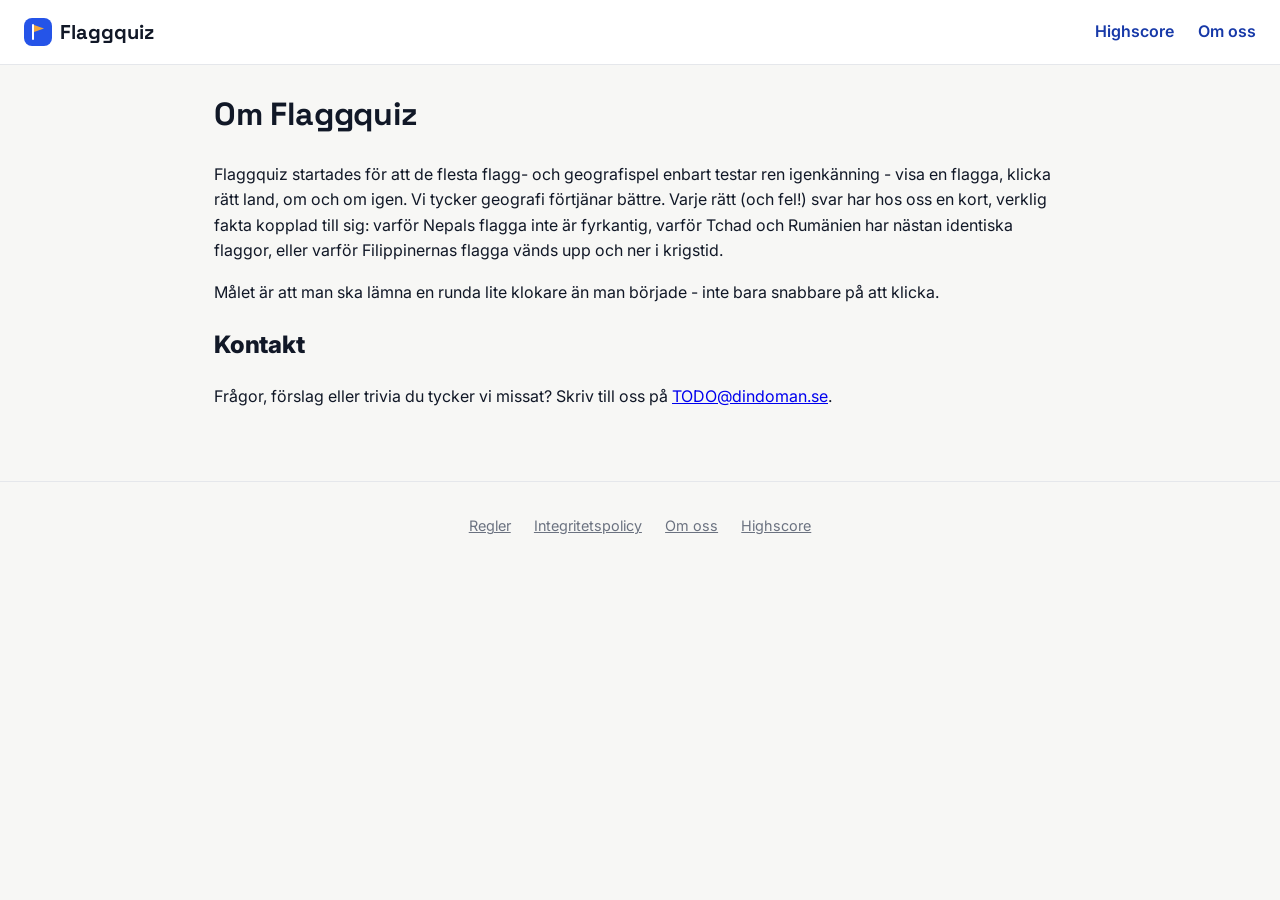
<file: about.html>
<!DOCTYPE html>
<html lang="sv">
<head>
  <meta charset="UTF-8" />
  <meta name="viewport" content="width=device-width, initial-scale=1.0, viewport-fit=cover" />
  <title>Om oss - Flaggquiz</title>
  <link rel="preconnect" href="https://fonts.googleapis.com" />
  <link rel="preconnect" href="https://fonts.gstatic.com" crossorigin />
  <link href="https://fonts.googleapis.com/css2?family=Inter:wght@400;500;600;700;800&family=Space+Grotesk:wght@600;700&display=swap" rel="stylesheet" />
  <link rel="stylesheet" href="css/style.css" />
</head>
<body>
  <header class="fq-header">
    <a class="fq-logo" href="/">
      <svg class="fq-logo-icon" width="28" height="28" viewBox="0 0 28 28" aria-hidden="true">
        <rect width="28" height="28" rx="8" fill="var(--fq-primary)" />
        <rect x="8" y="6" width="2" height="16" rx="1" fill="#fff" />
        <path d="M10 7 L20 10.5 L10 14 Z" fill="var(--fq-gold)" />
      </svg>
      <span>Flaggquiz</span>
    </a>
    <nav class="fq-nav">
      <a href="highscores.html">Highscore</a>
      <a href="about.html">Om oss</a>
    </nav>
  </header>

  <main class="fq-content-page">
    <h1>Om Flaggquiz</h1>
    <p>
      Flaggquiz startades för att de flesta flagg- och geografispel enbart
      testar ren igenkänning - visa en flagga, klicka rätt land, om och om
      igen. Vi tycker geografi förtjänar bättre. Varje rätt (och fel!) svar
      har hos oss en kort, verklig fakta kopplad till sig: varför Nepals
      flagga inte är fyrkantig, varför Tchad och Rumänien har nästan
      identiska flaggor, eller varför Filippinernas flagga vänds upp och ner
      i krigstid.
    </p>
    <p>
      Målet är att man ska lämna en runda lite klokare än man började -
      inte bara snabbare på att klicka.
    </p>
    <h2>Kontakt</h2>
    <p>
      Frågor, förslag eller trivia du tycker vi missat? Skriv till oss på
      <a href="mailto:TODO@dindoman.se">TODO@dindoman.se</a>.
    </p>
    <!-- TODO: byt ut e-postadressen ovan innan sidan publiceras. -->
  </main>

  <footer class="fq-footer">
    <nav class="fq-footer-nav">
      <a href="rules.html">Regler</a>
      <a href="privacy.html">Integritetspolicy</a>
      <a href="about.html">Om oss</a>
      <a href="highscores.html">Highscore</a>
    </nav>
  </footer>
</body>
</html>
</file>
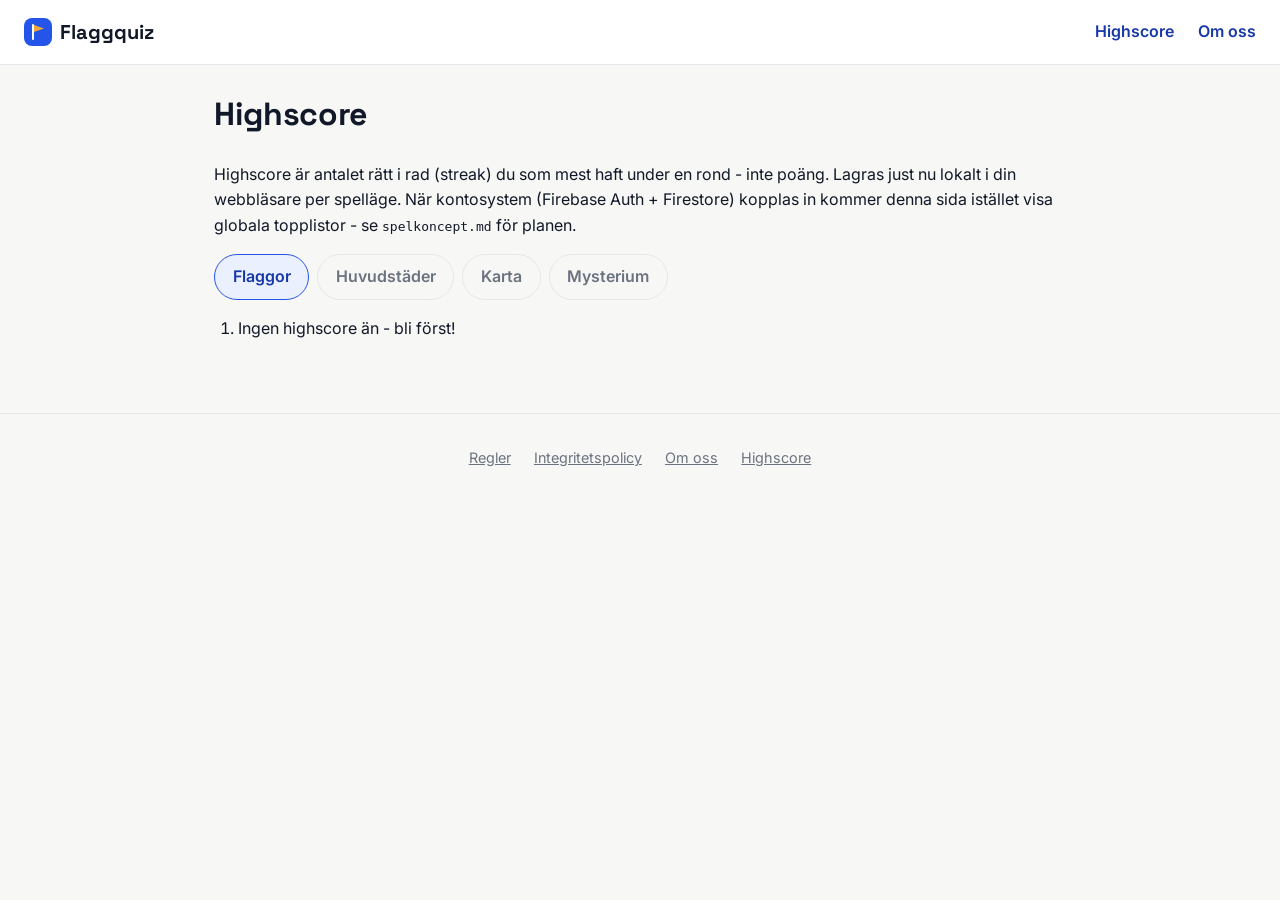
<file: highscores.html>
<!DOCTYPE html>
<html lang="sv">
<head>
  <meta charset="UTF-8" />
  <meta name="viewport" content="width=device-width, initial-scale=1.0, viewport-fit=cover" />
  <title>Highscore - Flaggquiz</title>
  <link rel="preconnect" href="https://fonts.googleapis.com" />
  <link rel="preconnect" href="https://fonts.gstatic.com" crossorigin />
  <link href="https://fonts.googleapis.com/css2?family=Inter:wght@400;500;600;700;800&family=Space+Grotesk:wght@600;700&display=swap" rel="stylesheet" />
  <link rel="stylesheet" href="css/style.css" />
</head>
<body>
  <header class="fq-header">
    <a class="fq-logo" href="/">
      <svg class="fq-logo-icon" width="28" height="28" viewBox="0 0 28 28" aria-hidden="true">
        <rect width="28" height="28" rx="8" fill="var(--fq-primary)" />
        <rect x="8" y="6" width="2" height="16" rx="1" fill="#fff" />
        <path d="M10 7 L20 10.5 L10 14 Z" fill="var(--fq-gold)" />
      </svg>
      <span>Flaggquiz</span>
    </a>
    <nav class="fq-nav">
      <a href="highscores.html">Highscore</a>
      <a href="about.html">Om oss</a>
    </nav>
  </header>

  <main class="fq-content-page">
    <h1>Highscore</h1>
    <p>
      Highscore är antalet rätt i rad (streak) du som mest haft under en
      rond - inte poäng. Lagras just nu lokalt i din webbläsare per
      spelläge. När kontosystem (Firebase Auth + Firestore) kopplas in
      kommer denna sida istället visa globala topplistor - se
      <code>spelkoncept.md</code> för planen.
    </p>

    <div class="fq-highscore-tabs">
      <button type="button" data-mode="flags" class="fq-pill-base fq-hs-tab active">Flaggor</button>
      <button type="button" data-mode="capitals" class="fq-pill-base fq-hs-tab">Huvudstäder</button>
      <button type="button" data-mode="map" class="fq-pill-base fq-hs-tab">Karta</button>
      <button type="button" data-mode="mystery" class="fq-pill-base fq-hs-tab">Mysterium</button>
    </div>
    <ol id="hs-list" class="fq-highscore-list">
      <li>Spela en runda för att se din highscore här!</li>
    </ol>
    <button type="button" id="hs-share-btn" class="fq-share-btn" hidden>Dela min bästa streak</button>
  </main>

  <footer class="fq-footer">
    <nav class="fq-footer-nav">
      <a href="rules.html">Regler</a>
      <a href="privacy.html">Integritetspolicy</a>
      <a href="about.html">Om oss</a>
      <a href="highscores.html">Highscore</a>
    </nav>
  </footer>

  <script type="module">
    import { getHighscores } from "./js/local-highscores.js";

    const list = document.getElementById("hs-list");
    const tabs = document.querySelectorAll(".fq-hs-tab");
    const shareBtn = document.getElementById("hs-share-btn");

    const MODE_LABELS = { flags: "Flaggor", capitals: "Huvudstäder", map: "Karta", mystery: "Mysterium" };

    let currentMode = "flags";
    let currentTopScore = null;

    function render(mode) {
      currentMode = mode;
      const scores = getHighscores(mode);
      currentTopScore = scores[0] || null;

      if (mode === "mystery") {
        // Dagens mysterieland är inte byggt än - ingen highscore kan finnas här.
        list.innerHTML = "<li>Kommer snart - Dagens mysterieland är inte tillgängligt än.</li>";
        shareBtn.hidden = true;
        return;
      }

      if (!scores.length) {
        list.innerHTML = "<li>Ingen highscore än - bli först!</li>";
        shareBtn.hidden = true;
        return;
      }
      list.innerHTML = scores
        .map(
          (s) =>
            `<li>${s.bestStreak} rätt i rad${s.region ? ` &middot; ${s.region}` : ""} &middot; ${new Date(s.date).toLocaleDateString("sv-SE")}</li>`
        )
        .join("");
      shareBtn.hidden = false;
    }

    tabs.forEach((tab) => {
      tab.addEventListener("click", () => {
        tabs.forEach((t) => t.classList.remove("active"));
        tab.classList.add("active");
        render(tab.dataset.mode);
      });
    });

    shareBtn.addEventListener("click", () => {
      if (!currentTopScore) return;
      const text = `🔥 Min bästa streak i ${MODE_LABELS[currentMode]} på Flaggquiz: ${currentTopScore.bestStreak} rätt i rad! Klarar du bättre?`;
      if (navigator.share) {
        navigator.share({ text, url: location.href }).catch(() => {});
      } else {
        navigator.clipboard?.writeText(text);
        alert("Resultat kopierat till urklipp - klistra in var du vill dela det!");
      }
    });

    render("flags");
  </script>
</body>
</html>
</file>
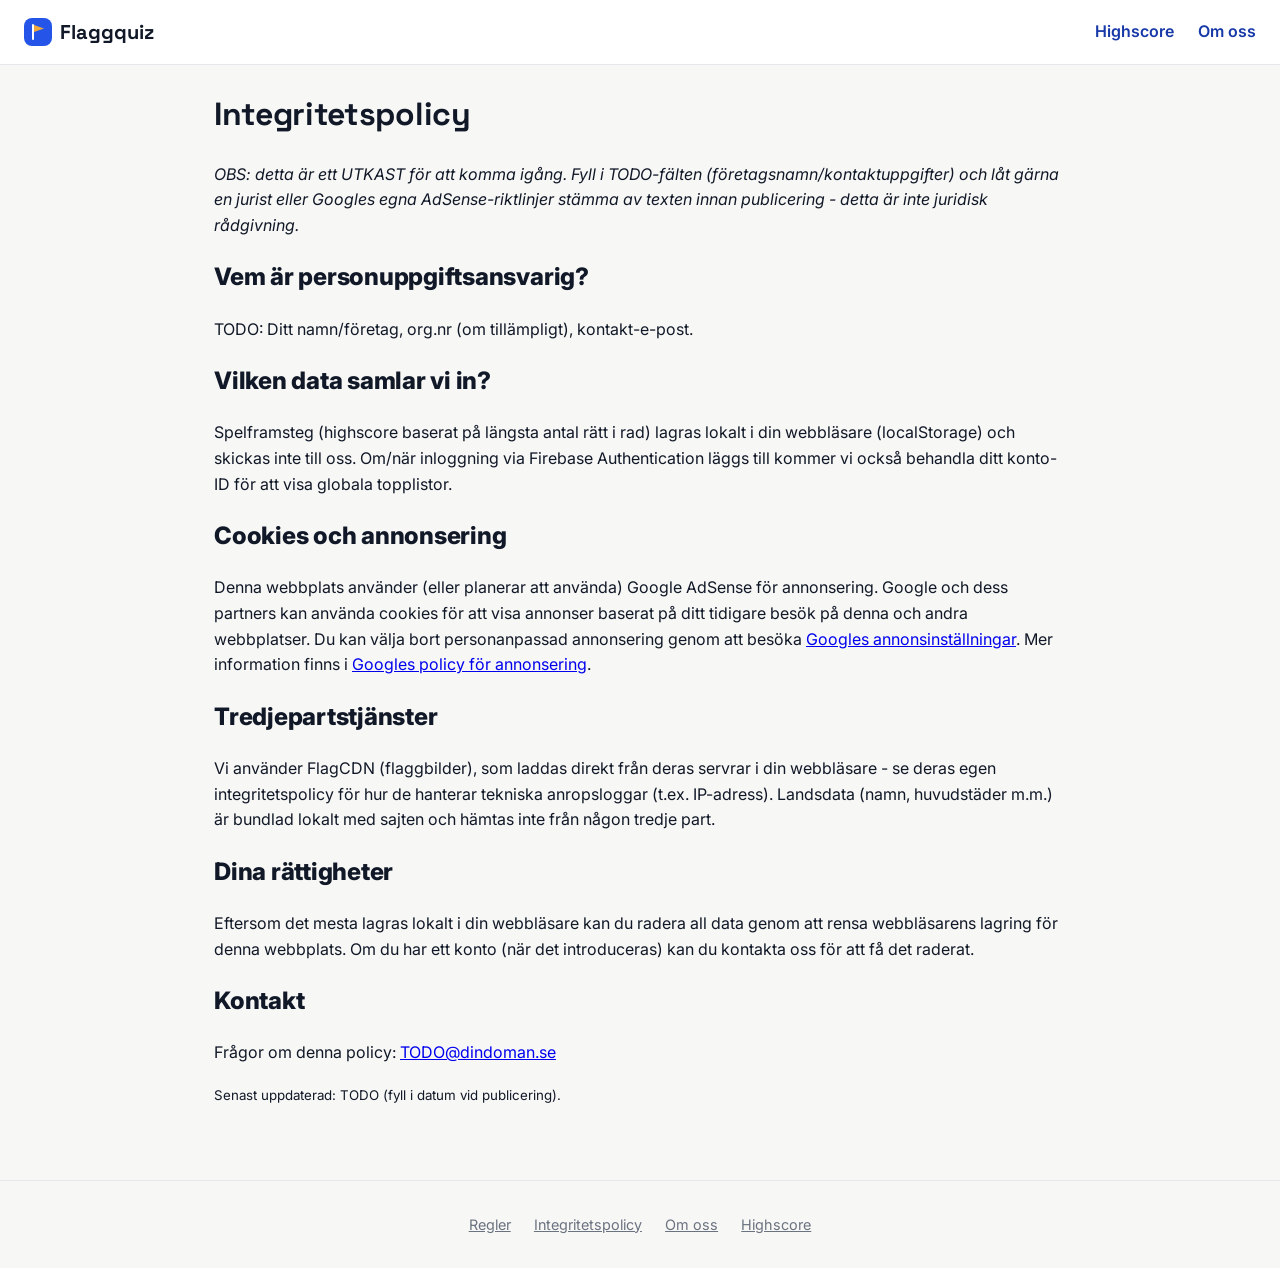
<file: privacy.html>
<!DOCTYPE html>
<html lang="sv">
<head>
  <meta charset="UTF-8" />
  <meta name="viewport" content="width=device-width, initial-scale=1.0, viewport-fit=cover" />
  <title>Integritetspolicy - Flaggquiz</title>
  <link rel="preconnect" href="https://fonts.googleapis.com" />
  <link rel="preconnect" href="https://fonts.gstatic.com" crossorigin />
  <link href="https://fonts.googleapis.com/css2?family=Inter:wght@400;500;600;700;800&family=Space+Grotesk:wght@600;700&display=swap" rel="stylesheet" />
  <link rel="stylesheet" href="css/style.css" />
</head>
<body>
  <header class="fq-header">
    <a class="fq-logo" href="/">
      <svg class="fq-logo-icon" width="28" height="28" viewBox="0 0 28 28" aria-hidden="true">
        <rect width="28" height="28" rx="8" fill="var(--fq-primary)" />
        <rect x="8" y="6" width="2" height="16" rx="1" fill="#fff" />
        <path d="M10 7 L20 10.5 L10 14 Z" fill="var(--fq-gold)" />
      </svg>
      <span>Flaggquiz</span>
    </a>
    <nav class="fq-nav">
      <a href="highscores.html">Highscore</a>
      <a href="about.html">Om oss</a>
    </nav>
  </header>

  <main class="fq-content-page">
    <h1>Integritetspolicy</h1>
    <p><em>
      OBS: detta är ett UTKAST för att komma igång. Fyll i TODO-fälten
      (företagsnamn/kontaktuppgifter) och låt gärna en jurist eller
      Googles egna AdSense-riktlinjer stämma av texten innan publicering -
      detta är inte juridisk rådgivning.
    </em></p>

    <h2>Vem är personuppgiftsansvarig?</h2>
    <p>TODO: Ditt namn/företag, org.nr (om tillämpligt), kontakt-e-post.</p>

    <h2>Vilken data samlar vi in?</h2>
    <p>
      Spelframsteg (highscore baserat på längsta antal rätt i rad) lagras
      lokalt i din webbläsare (localStorage) och skickas inte till oss.
      Om/när inloggning via Firebase Authentication läggs till kommer vi
      också behandla ditt konto-ID för att visa globala topplistor.
    </p>

    <h2>Cookies och annonsering</h2>
    <p>
      Denna webbplats använder (eller planerar att använda) Google AdSense
      för annonsering. Google och dess partners kan använda cookies för
      att visa annonser baserat på ditt tidigare besök på denna och andra
      webbplatser. Du kan välja bort personanpassad annonsering genom att
      besöka
      <a href="https://adssettings.google.com" target="_blank" rel="noopener">Googles annonsinställningar</a>.
      Mer information finns i
      <a href="https://policies.google.com/technologies/partner-sites" target="_blank" rel="noopener">Googles policy för annonsering</a>.
    </p>

    <h2>Tredjepartstjänster</h2>
    <p>
      Vi använder FlagCDN (flaggbilder), som laddas direkt från deras
      servrar i din webbläsare - se deras egen integritetspolicy för hur de
      hanterar tekniska anropsloggar (t.ex. IP-adress). Landsdata (namn,
      huvudstäder m.m.) är bundlad lokalt med sajten och hämtas inte från
      någon tredje part.
    </p>

    <h2>Dina rättigheter</h2>
    <p>
      Eftersom det mesta lagras lokalt i din webbläsare kan du radera all
      data genom att rensa webbläsarens lagring för denna webbplats. Om du
      har ett konto (när det introduceras) kan du kontakta oss för att få
      det raderat.
    </p>

    <h2>Kontakt</h2>
    <p>Frågor om denna policy: <a href="mailto:TODO@dindoman.se">TODO@dindoman.se</a></p>

    <p><small>Senast uppdaterad: TODO (fyll i datum vid publicering).</small></p>
  </main>

  <footer class="fq-footer">
    <nav class="fq-footer-nav">
      <a href="rules.html">Regler</a>
      <a href="privacy.html">Integritetspolicy</a>
      <a href="about.html">Om oss</a>
      <a href="highscores.html">Highscore</a>
    </nav>
  </footer>
</body>
</html>
</file>
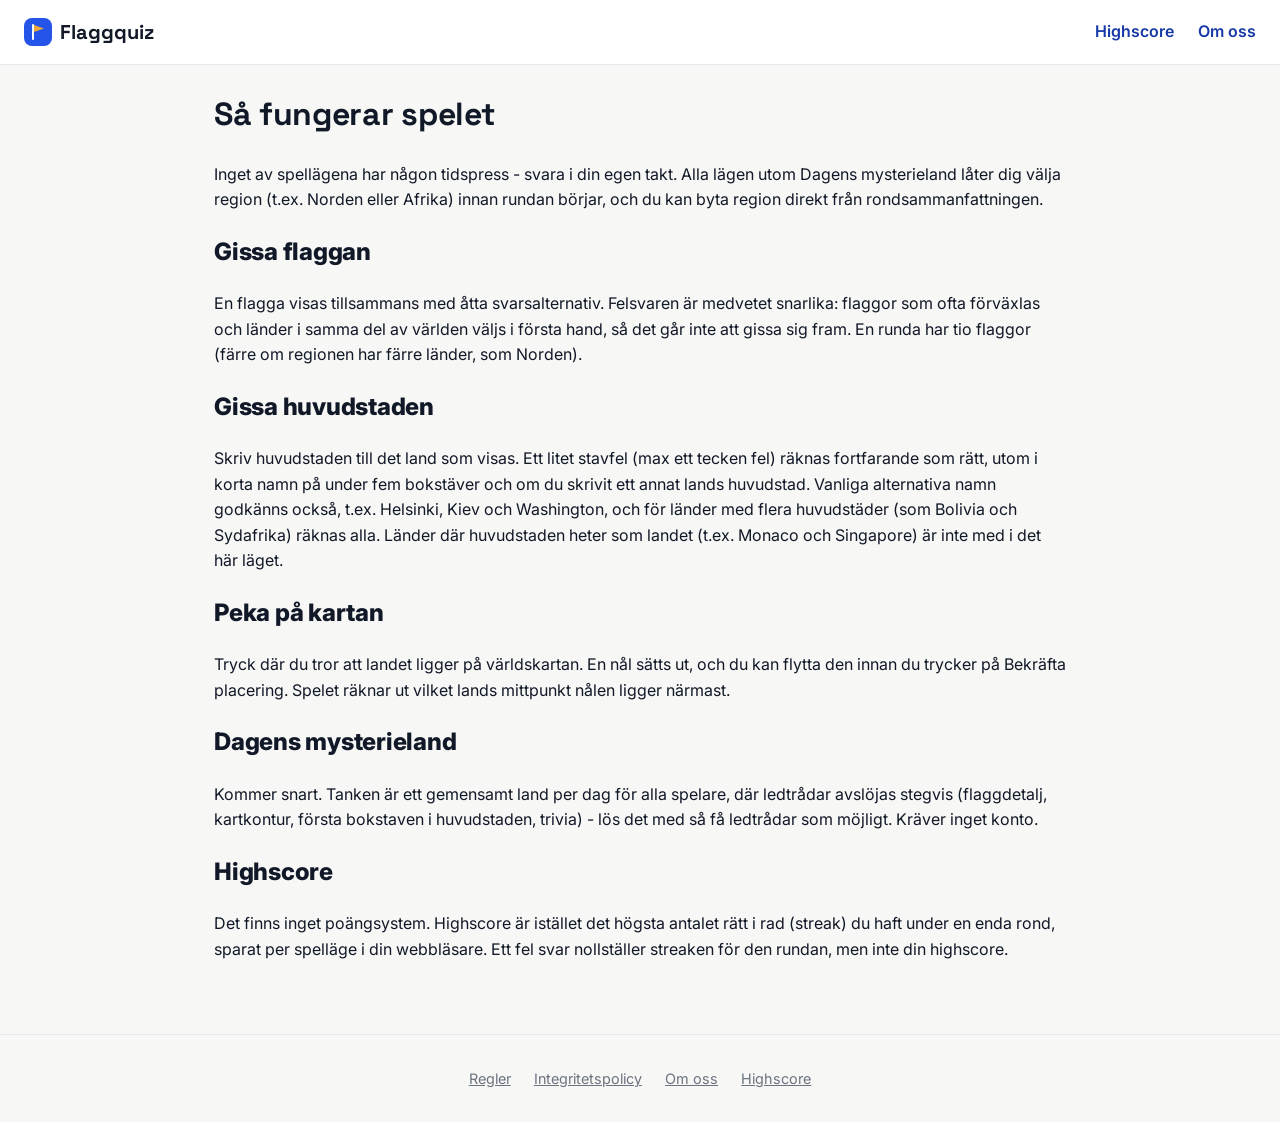
<file: rules.html>
<!DOCTYPE html>
<html lang="sv">
<head>
  <meta charset="UTF-8" />
  <meta name="viewport" content="width=device-width, initial-scale=1.0, viewport-fit=cover" />
  <title>Regler - Flaggquiz</title>
  <link rel="preconnect" href="https://fonts.googleapis.com" />
  <link rel="preconnect" href="https://fonts.gstatic.com" crossorigin />
  <link href="https://fonts.googleapis.com/css2?family=Inter:wght@400;500;600;700;800&family=Space+Grotesk:wght@600;700&display=swap" rel="stylesheet" />
  <link rel="stylesheet" href="css/style.css" />
</head>
<body>
  <header class="fq-header">
    <a class="fq-logo" href="/">
      <svg class="fq-logo-icon" width="28" height="28" viewBox="0 0 28 28" aria-hidden="true">
        <rect width="28" height="28" rx="8" fill="var(--fq-primary)" />
        <rect x="8" y="6" width="2" height="16" rx="1" fill="#fff" />
        <path d="M10 7 L20 10.5 L10 14 Z" fill="var(--fq-gold)" />
      </svg>
      <span>Flaggquiz</span>
    </a>
    <nav class="fq-nav">
      <a href="highscores.html">Highscore</a>
      <a href="about.html">Om oss</a>
    </nav>
  </header>

  <main class="fq-content-page">
    <h1>Så fungerar spelet</h1>

    <p>
      Inget av spellägena har någon tidspress - svara i din egen takt. Alla
      lägen utom Dagens mysterieland låter dig välja region (t.ex. Norden
      eller Afrika) innan rundan börjar, och du kan byta region direkt från
      rondsammanfattningen.
    </p>

    <h2>Gissa flaggan</h2>
    <p>
      En flagga visas tillsammans med åtta svarsalternativ. Felsvaren är
      medvetet snarlika: flaggor som ofta förväxlas och länder i samma del
      av världen väljs i första hand, så det går inte att gissa sig fram.
      En runda har tio flaggor (färre om regionen har färre länder, som
      Norden).
    </p>

    <h2>Gissa huvudstaden</h2>
    <p>
      Skriv huvudstaden till det land som visas. Ett litet stavfel (max ett
      tecken fel) räknas fortfarande som rätt, utom i korta namn på under fem
      bokstäver och om du skrivit ett annat lands huvudstad. Vanliga
      alternativa namn godkänns också, t.ex. Helsinki, Kiev och Washington,
      och för länder med flera huvudstäder (som Bolivia och Sydafrika) räknas
      alla. Länder där huvudstaden heter som landet (t.ex. Monaco och
      Singapore) är inte med i det här läget.
    </p>

    <h2>Peka på kartan</h2>
    <p>
      Tryck där du tror att landet ligger på världskartan. En nål sätts ut,
      och du kan flytta den innan du trycker på Bekräfta placering. Spelet
      räknar ut vilket lands mittpunkt nålen ligger närmast.
    </p>

    <h2>Dagens mysterieland</h2>
    <p>
      Kommer snart. Tanken är ett gemensamt land per dag för alla spelare,
      där ledtrådar avslöjas stegvis (flaggdetalj, kartkontur, första
      bokstaven i huvudstaden, trivia) - lös det med så få ledtrådar som
      möjligt. Kräver inget konto.
    </p>

    <h2>Highscore</h2>
    <p>
      Det finns inget poängsystem. Highscore är istället det högsta antalet
      rätt i rad (streak) du haft under en enda rond, sparat per spelläge i
      din webbläsare. Ett fel svar nollställer streaken för den rundan, men
      inte din highscore.
    </p>
  </main>

  <footer class="fq-footer">
    <nav class="fq-footer-nav">
      <a href="rules.html">Regler</a>
      <a href="privacy.html">Integritetspolicy</a>
      <a href="about.html">Om oss</a>
      <a href="highscores.html">Highscore</a>
    </nav>
  </footer>
</body>
</html>
</file>
<file: css/style.css>
/* ==========================================================================
   Flaggquiz - designsystem (brand kit v2)
   Riktning: "Modern EdTech" (Duolingo x Airbnb/Linear) - ljus, neutral botten
   så flaggornas färger poppar, mjuka färgade skuggor istället för hårda
   linjer, generösa rundade hörn, och små taktila mikroanimationer.
   v2 (AD-granskning): bytte ut default-Tailwind-tonerna (#3b82f6 etc, som
   delas av tusentals andra appar) mot en djupare, mer mättad kobolt och en
   ny guld/senapsaccent - guldet är det som gör spelet igenkännbart i en
   skärmdump (streaks, badges, firande-moment) istället för "ännu en blå app".
   Se spelkoncept.md för bakgrund.
   ========================================================================== */

:root {
  /* Yta / bakgrund - ytterst svagt varm ton istället för kliniskt blåvit */
  --fq-bg: #f7f7f5;
  --fq-surface: #ffffff;
  --fq-border: #e5e7eb;

  /* Text */
  --fq-text: #111827;
  --fq-text-muted: #6b7280;

  /* Accentfarger - djupare kobolt istället för default-Tailwind-blå */
  --fq-primary: #2554e8;
  --fq-primary-dark: #1739a8;
  --fq-primary-bg: #ebf0ff;

  --fq-correct: #16a362;
  --fq-correct-dark: #0f7a48;
  --fq-correct-bg: #eafbf2;

  --fq-incorrect: #e1483c;
  --fq-incorrect-dark: #b7291f;
  --fq-incorrect-bg: #fdecea;

  /* Guld/senap - varumärkets signaturfärg för streaks, badges och
     firande-ögonblick. Inget annat i paletten fyller den rollen. */
  --fq-gold: #f2a93b;
  --fq-gold-dark: #c9821f;
  --fq-gold-bg: #fef3df;
  /* Mörkare guld för TEXT - --fq-gold-dark klarar bara 2,9:1 mot guld-
     bakgrunden, den här klarar WCAG AA (4,5:1). */
  --fq-gold-text: #8a5a10;

  /* Rundade horn - skala */
  --fq-radius-lg: 22px;   /* kort */
  --fq-radius-md: 14px;   /* knappar/falt */
  --fq-radius-pill: 999px; /* badges/pills */

  /* Mjuka, fargade skuggor istallet for harda linjer */
  --fq-shadow-sm: 0 1px 2px rgba(17, 24, 39, 0.05);
  --fq-shadow-md: 0 12px 28px rgba(17, 24, 39, 0.07), 0 2px 8px rgba(17, 24, 39, 0.04);
  --fq-shadow-primary: 0 10px 24px rgba(37, 84, 232, 0.24);
  --fq-shadow-correct: 0 10px 22px rgba(22, 163, 98, 0.22);
  --fq-shadow-gold: 0 10px 22px rgba(242, 169, 59, 0.28);

  /* Typografi: Inter för UI/brödtext (redan bra svenskt teckenstöd), Space
     Grotesk för rubriker/logotyp/streak-siffror - ger firande-ögonblick och
     varumärket mer karaktär än att allt ser ut som ett dashboard. */
  --fq-font-display: "Space Grotesk", "Inter", system-ui, sans-serif;
}

* { box-sizing: border-box; }

body {
  margin: 0;
  font-family: "Inter", system-ui, -apple-system, "Segoe UI", sans-serif;
  background: var(--fq-bg);
  color: var(--fq-text);
  line-height: 1.6;
  -webkit-font-smoothing: antialiased;
}

h1, h2, h3 { font-weight: 800; letter-spacing: -0.01em; }
h1 { font-family: var(--fq-font-display); }

.fq-header {
  display: flex;
  justify-content: space-between;
  align-items: center;
  gap: 1rem;
  padding: 1rem 1.5rem;
  background: var(--fq-surface);
  border-bottom: 1px solid var(--fq-border);
  flex-wrap: wrap;
}
.fq-logo {
  display: inline-flex;
  align-items: center;
  gap: 0.5rem;
  font-family: var(--fq-font-display);
  font-weight: 700;
  font-size: 1.25rem;
  text-decoration: none;
  color: var(--fq-text);
}
.fq-logo-icon { flex-shrink: 0; }
.fq-nav a { margin-left: 1.25rem; color: var(--fq-primary-dark); text-decoration: none; font-weight: 600; }

/* Delad pill-bas för alla klickbara "chip"-element i headern och på
   highscore-sidan (spellägen, flikar) - tidigare uppfann varje ny
   komponent sin egen pill-stil, nu delar de visuellt språk. */
.fq-pill-base {
  display: inline-flex;
  align-items: center;
  gap: 0.35rem;
  font: inherit;
  font-weight: 600;
  font-size: 0.9rem;
  color: var(--fq-text-muted);
  background: transparent;
  border: 1px solid var(--fq-border);
  border-radius: var(--fq-radius-pill);
  padding: 0.4rem 0.85rem;
  cursor: pointer;
  transition: background 0.15s ease, color 0.15s ease, border-color 0.15s ease;
}
.fq-pill-base:focus-visible { background: var(--fq-primary-bg); color: var(--fq-primary-dark); outline: none; }
.fq-pill-base--active { background: var(--fq-primary-bg); color: var(--fq-primary-dark); border-color: var(--fq-primary); }

/* Daglig besöks-streak (skiljer sig från in-round-streaken) - liten guld-pill
   i headern som gör den redan insamlade datan synlig och känns som en
   belöningssignal snarare än ett systemmeddelande. */
.fq-daily-streak {
  display: inline-flex;
  align-items: center;
  gap: 0.3rem;
  font-family: var(--fq-font-display);
  font-weight: 700;
  font-size: 0.85rem;
  color: var(--fq-gold-text);
  background: var(--fq-gold-bg);
  border-radius: var(--fq-radius-pill);
  padding: 0.3rem 0.7rem;
  white-space: nowrap;
}
.fq-daily-streak[hidden] { display: none; }

/* Kompakt spellägesväljare i headern - ersätter den stora "Välj ett
   spelläge"-hub-sektionen så snart ett läge är valt, så att spelytan hamnar
   above the fold istället för att ligga under fyra stora kort. */
.fq-mode-nav {
  display: flex;
  gap: 0.4rem;
  flex-wrap: wrap;
  flex: 1;
  justify-content: center;
}
.fq-mode-nav[hidden] { display: none; }
.fq-mode-nav-link { border-color: transparent; }
.fq-mode-nav-link--active { background: var(--fq-primary-bg); color: var(--fq-primary-dark); border-color: var(--fq-primary); }

@media (max-width: 640px) {
  .fq-mode-nav-link span,
  .fq-daily-streak span { display: none; } /* bara ikon/siffra på smala skärmar för att spara plats */
  .fq-mode-nav-link { padding: 0.4rem 0.6rem; }
}

main { max-width: 900px; margin: 0 auto; padding: 1.5rem; }

.fq-hub h1 { text-align: center; font-size: 2rem; }
.fq-status { text-align: center; color: var(--fq-text-muted); }

.fq-mode-grid {
  display: grid;
  grid-template-columns: repeat(auto-fit, minmax(200px, 1fr));
  gap: 1rem;
  margin-top: 1.5rem;
}
.fq-mode-card {
  background: var(--fq-surface);
  border: 1px solid var(--fq-border);
  border-radius: var(--fq-radius-lg);
  padding: 1.75rem 1.25rem;
  text-align: center;
  cursor: pointer;
  box-shadow: var(--fq-shadow-sm);
  transition: transform 0.18s ease, box-shadow 0.18s ease, border-color 0.18s ease;
  font: inherit;
  color: inherit;
}
.fq-mode-card:focus-visible {
  transform: translateY(-3px);
  box-shadow: var(--fq-shadow-md);
  border-color: var(--fq-primary);
  outline: none;
}
.fq-mode-card:active { transform: translateY(-1px) scale(0.98); }
.fq-mode-icon { font-size: 2.2rem; display: block; margin-bottom: 0.5rem; }

/* "Snart"-läge: nedtonat snarare än uppmärksamhetssökande, eftersom det inte
   är byggt än - ska inte se ut som ett fullvärdigt, klickbart spelläge. */
.fq-mode-card--soon { position: relative; opacity: 0.7; }
.fq-mode-card--soon:focus-visible { opacity: 1; }
.fq-mode-badge {
  position: absolute;
  top: 0.75rem;
  right: 0.75rem;
  background: var(--fq-gold-bg);
  color: var(--fq-gold-text);
  font-size: 0.7rem;
  font-weight: 700;
  letter-spacing: 0.03em;
  text-transform: uppercase;
  padding: 0.2rem 0.5rem;
  border-radius: var(--fq-radius-pill);
}

.fq-game-area { margin-top: 2rem; min-height: 200px; }

/* Segmenterad progress (Duolingo-stil prickar) i stallet for en platt bar */
.fq-progress {
  display: flex;
  gap: 0.4rem;
  margin-bottom: 1.25rem;
  justify-content: center;
  flex-wrap: wrap;
}
.fq-progress-dot {
  width: 12px; height: 12px; border-radius: 50%;
  background: var(--fq-border);
  transition: background 0.2s ease, transform 0.2s ease;
}
.fq-progress-dot.fq-dot-done { background: var(--fq-correct); }
.fq-progress-dot.fq-dot-current {
  background: var(--fq-primary);
  transform: scale(1.35);
  box-shadow: 0 0 0 4px var(--fq-primary-bg);
}

.fq-scorebar { text-align: center; font-size: 1rem; margin-bottom: 1rem; font-weight: 600; }

.fq-flag-card, .fq-capital-card {
  background: var(--fq-surface);
  border: 1px solid var(--fq-border);
  border-radius: var(--fq-radius-lg);
  padding: 1.75rem;
  text-align: center;
  box-shadow: var(--fq-shadow-md);
  position: relative;
  transition: transform 0.25s ease, box-shadow 0.25s ease;
}
.fq-flag-card img {
  border-radius: 10px;
  border: 1px solid var(--fq-border);
  box-shadow: var(--fq-shadow-sm);
  max-width: 100%;
  animation: fq-breathe 3.6s ease-in-out infinite;
}
@keyframes fq-breathe {
  0%, 100% { transform: scale(1); }
  50% { transform: scale(1.015); }
}
@media (prefers-reduced-motion: reduce) {
  .fq-flag-card img { animation: none; }
}

.fq-options {
  display: grid;
  grid-template-columns: repeat(auto-fit, minmax(160px, 1fr));
  gap: 0.75rem;
  margin-top: 1.5rem;
}
.fq-option-btn {
  padding: 0.95rem;
  border-radius: var(--fq-radius-md);
  border: 1.5px solid var(--fq-border);
  background: var(--fq-surface);
  color: var(--fq-text);
  font: inherit;
  font-weight: 600;
  font-size: 1rem;
  min-height: 44px;
  cursor: pointer;
  box-shadow: var(--fq-shadow-sm);
  transition: transform 0.12s ease, box-shadow 0.15s ease, border-color 0.15s ease, background 0.15s ease;
}
.fq-option-btn:focus-visible {
  border-color: var(--fq-primary);
  box-shadow: var(--fq-shadow-md);
  transform: translateY(-2px);
  outline: none;
}
.fq-option-btn:active { transform: scale(0.97); }
.fq-option-btn:disabled { cursor: default; }

/* Rätt/fel-reaktion på knappen man faktiskt klickade på */
.fq-option-correct {
  background: var(--fq-correct-bg) !important;
  border-color: var(--fq-correct) !important;
  color: var(--fq-correct-dark) !important;
  box-shadow: var(--fq-shadow-correct) !important;
  animation: fq-bounce-pop 0.4s ease;
}
.fq-option-incorrect {
  background: var(--fq-incorrect-bg) !important;
  border-color: var(--fq-incorrect) !important;
  color: var(--fq-incorrect-dark) !important;
  animation: fq-shake 0.4s ease;
}
/* Visar rätt svar i grönt (utan studs) när man svarade fel eller tiden tog slut */
.fq-option-reveal-correct {
  background: var(--fq-correct-bg) !important;
  border-color: var(--fq-correct) !important;
  color: var(--fq-correct-dark) !important;
}
@keyframes fq-bounce-pop {
  0% { transform: scale(1); }
  35% { transform: scale(1.08); }
  60% { transform: scale(0.97); }
  100% { transform: scale(1); }
}
@keyframes fq-shake {
  10%, 90% { transform: translateX(-2px); }
  20%, 80% { transform: translateX(4px); }
  30%, 50%, 70% { transform: translateX(-7px); }
  40%, 60% { transform: translateX(7px); }
  100% { transform: translateX(0); }
}
@media (prefers-reduced-motion: reduce) {
  .fq-option-correct, .fq-option-incorrect { animation: none; }
}

/* Efter svar: fäll ihop vyn så facit + Nästa-knappen syns direkt (särskilt på
   mobil med åtta alternativ). Dölj alla knappar utom vald och rätt, och krymp
   flaggan så att man slipper skrolla. */
.fq-options-answered {
  grid-template-columns: repeat(auto-fit, minmax(160px, 1fr));
  justify-content: center;
}
.fq-option-collapsed {
  display: none !important;
}
.fq-flag-card-answered {
  padding: 0.85rem;
}
.fq-flag-card-answered img {
  max-height: 120px;
  width: auto;
  animation: none;
  transition: max-height 0.25s ease, padding 0.25s ease;
}
@media (max-width: 600px) {
  .fq-flag-card-answered img { max-height: 90px; }
}

.fq-capital-form { display: flex; gap: 0.5rem; margin-top: 1rem; justify-content: center; }
.fq-capital-form input {
  padding: 0.8rem 1rem; font-size: 1rem; border-radius: var(--fq-radius-md);
  border: 1.5px solid var(--fq-border); min-width: 200px; font: inherit;
}
.fq-capital-form input:focus { border-color: var(--fq-primary); outline: none; box-shadow: 0 0 0 3px var(--fq-primary-bg); }
.fq-capital-form button {
  padding: 0.8rem 1.4rem; border-radius: var(--fq-radius-md); border: none;
  background: var(--fq-primary); color: white; font: inherit; font-weight: 700; cursor: pointer; min-height: 44px;
  box-shadow: var(--fq-shadow-primary); transition: transform 0.12s ease, background 0.15s ease;
}
.fq-capital-form button:active { transform: scale(0.97); }

.fq-map-wrap { border: 1px solid var(--fq-border); border-radius: var(--fq-radius-lg); overflow: hidden; box-shadow: var(--fq-shadow-md); }
.fq-map { height: 420px; transition: height 0.25s ease; }
/* När man svarat: krymp kartan så feedback + Nästa-knappen ryms above the fold */
.fq-map-wrap-answered .fq-map { height: 240px; }
@media (max-width: 600px) {
  .fq-map-wrap-answered .fq-map { height: 180px; }
}
.fq-map-prompt { padding: 0.85rem 1.1rem; background: var(--fq-surface); font-weight: 700; display: flex; align-items: center; justify-content: space-between; gap: 0.75rem; flex-wrap: wrap; }
.fq-map-prompt-text { flex: 1 1 auto; }
.fq-map-confirm-btn {
  flex: 0 0 auto;
  padding: 0.6rem 1.1rem;
  border-radius: var(--fq-radius-md);
  border: none;
  background: var(--fq-primary);
  color: #fff;
  font: inherit;
  font-weight: 700;
  min-height: 44px;
  cursor: pointer;
  box-shadow: var(--fq-shadow-sm);
  transition: transform 0.12s ease, box-shadow 0.15s ease, background 0.15s ease;
}
.fq-map-confirm-btn:active:not(:disabled) { transform: scale(0.97); }
.fq-map-confirm-btn:disabled { opacity: 0.45; cursor: default; }
.fq-map-missing, .fq-error {
  background: #fff7ed; border: 1px solid #fdba74; border-radius: var(--fq-radius-lg);
  padding: 1.25rem;
}

.fq-feedback {
  display: none;
  margin-top: 1.25rem;
  padding: 1.5rem;
  border-radius: var(--fq-radius-lg);
  border: 2px solid var(--fq-border);
  box-shadow: var(--fq-shadow-md);
}
.fq-feedback.fq-visible { display: block; }
.fq-feedback.fq-correct { border-color: var(--fq-correct); background: var(--fq-correct-bg); }
.fq-feedback.fq-incorrect { border-color: var(--fq-incorrect); background: var(--fq-incorrect-bg); }
.fq-feedback-head { display: flex; align-items: center; gap: 0.5rem; font-weight: 800; font-size: 1.15rem; margin-bottom: 0.35rem; }
.fq-feedback-icon { display: inline-block; font-size: 1.3rem; }
.fq-feedback-icon.fq-icon-bounce { animation: fq-bounce-pop 0.5s ease; }
.fq-feedback-icon.fq-icon-shake { animation: fq-shake 0.5s ease; }
.fq-fact { font-style: italic; color: #334155; }
.fq-nearmiss { color: #92400e; }
.fq-map-note { color: var(--fq-text-muted); font-size: 0.9rem; }
.fq-next-btn, .fq-replay-btn, .fq-share-btn, .fq-region-btn {
  font: inherit;
  margin-top: 0.75rem; padding: 0.75rem 1.4rem; border-radius: var(--fq-radius-md);
  border: none; background: var(--fq-primary); color: white; font-weight: 700;
  cursor: pointer; min-height: 44px; box-shadow: var(--fq-shadow-primary);
  transition: transform 0.12s ease, background 0.15s ease;
}
.fq-next-btn:active, .fq-replay-btn:active, .fq-share-btn:active, .fq-region-btn:active { transform: scale(0.97); }
.fq-share-btn, .fq-region-btn { background: var(--fq-correct-dark); box-shadow: var(--fq-shadow-correct); margin-left: 0.5rem; }

.fq-summary {
  position: relative; overflow: visible; text-align: center; padding: 2rem 1.5rem;
  background: var(--fq-surface); border-radius: var(--fq-radius-lg); box-shadow: var(--fq-shadow-md);
  border: 1px solid var(--fq-border);
}
.fq-perfect-badge {
  display: inline-block; margin-bottom: 0.5rem; padding: 0.4rem 1rem;
  background: var(--fq-gold-bg); color: var(--fq-gold-text); border-radius: var(--fq-radius-pill); font-weight: 800;
  animation: fq-bounce-pop 0.5s ease;
}
.fq-summary-tally { font-family: var(--fq-font-display); font-size: 1.6rem; font-weight: 700; margin: 0.25rem 0 0; }
.fq-summary-score { color: var(--fq-text-muted); font-size: 0.9rem; margin: 0.15rem 0 0.75rem; }

/* Konfetti (ren CSS, inga bibliotek) - triggas via JS med slumpade inline-stilar */
.fq-confetti-piece {
  position: absolute; top: -10px; width: 8px; height: 14px; opacity: 0.9;
  animation-name: fq-confetti-fall; animation-timing-function: ease-in; animation-fill-mode: forwards;
  pointer-events: none;
}
@keyframes fq-confetti-fall {
  0% { transform: translateY(0) rotate(0deg); opacity: 1; }
  100% { transform: translateY(220px) rotate(540deg); opacity: 0; }
}

/* Regionval */
.fq-region-select { text-align: center; }
.fq-region-grid {
  display: grid; grid-template-columns: repeat(auto-fit, minmax(140px, 1fr));
  gap: 0.75rem; margin-top: 1rem;
}
/* Guld vänsterkant skiljer regionval visuellt från svarsalternativ
   (.fq-option-btn) - annars är korten annars identiska och kan förväxlas
   med en fråga i spelet snarare än ett förval innan rundan börjar. */
.fq-region-card {
  padding: 1.1rem; border-radius: var(--fq-radius-md); border: 1.5px solid var(--fq-border);
  border-left: 4px solid var(--fq-gold);
  background: var(--fq-surface); font: inherit; font-weight: 700; cursor: pointer;
  min-height: 44px; box-shadow: var(--fq-shadow-sm);
  transition: transform 0.15s ease, box-shadow 0.15s ease, border-color 0.15s ease;
}
.fq-region-card:focus-visible {
  border-color: var(--fq-gold-dark); border-left-color: var(--fq-gold-dark);
  box-shadow: var(--fq-shadow-gold); transform: translateY(-2px); outline: none;
}
.fq-region-card:active { transform: scale(0.97); }

/* Lägesval på kartspelet: kort med rubrik + förklarande underrad */
.fq-map-mode-label { display: block; font-weight: 800; font-size: 1.05rem; }
.fq-map-mode-hint { display: block; margin-top: 0.35rem; font-weight: 500; font-size: 0.85rem; color: var(--fq-text-muted, #6b7280); }

/* Streak-popup (flytande "🔥 X i rad!") */
.fq-score-popup {
  position: absolute; top: 0.6rem; right: 0.9rem; font-weight: 800; font-size: 1.5rem;
  color: var(--fq-correct-dark); animation: fq-float-up 0.9s ease forwards; pointer-events: none;
}
@keyframes fq-float-up {
  0% { opacity: 0; transform: translateY(6px) scale(0.9); }
  20% { opacity: 1; transform: translateY(0) scale(1.1); }
  100% { opacity: 0; transform: translateY(-28px) scale(1); }
}

/* Combo-badge - eskalerar genom varumärkets guld mot primärfärgen istället
   för ett generiskt rött/orange/gult varningsschema, så att en stigande
   combo känns som en medveten firande-progression snarare än en varning. */
.fq-combo-badge {
  display: inline-block; margin-left: 0.5rem; padding: 0.2rem 0.7rem;
  border-radius: var(--fq-radius-pill); font-weight: 700; font-size: 0.85rem;
  background: var(--fq-gold-bg); color: var(--fq-gold-text);
}
.fq-combo-tier-2 { background: var(--fq-gold); color: #3d2800; } /* mörk text - vitt på guld gav bara 2:1 i kontrast */
.fq-combo-tier-3 { background: var(--fq-primary-bg); color: var(--fq-primary-dark); }
.fq-combo-tier-4 { background: var(--fq-primary); color: #fff; box-shadow: var(--fq-shadow-primary); }
.fq-scorebar-pop { animation: fq-pop 0.3s ease; }
@keyframes fq-pop {
  0% { transform: scale(1); }
  40% { transform: scale(1.08); }
  100% { transform: scale(1); }
}

/* Fade-in för nytt frågekort */
.fq-fade-in { animation: fq-fade-in 0.25s ease; }
@keyframes fq-fade-in {
  from { opacity: 0; transform: translateY(4px); }
  to { opacity: 1; transform: translateY(0); }
}

/* Egen visuell "ram" istället för att annonsen flyter fritt i sidans vita
   yta - både snyggare och i linje med de flesta annonsnätverks krav på att
   annonser ska vara tydligt avgränsade från redaktionellt/spel-innehåll. */
.fq-ad-slot {
  position: relative;
  min-height: 90px;
  margin-top: 2rem;
  padding: 1.5rem 1rem 1rem;
  border: 1px dashed var(--fq-border);
  border-radius: var(--fq-radius-lg);
  background: var(--fq-surface);
  display: flex;
  align-items: center;
  justify-content: center;
}
.fq-ad-label {
  position: absolute;
  top: 0.6rem;
  left: 0.85rem;
  font-size: 0.65rem;
  font-weight: 700;
  letter-spacing: 0.05em;
  text-transform: uppercase;
  color: var(--fq-text-muted);
}

.fq-content-page h1 { margin-top: 0; }

.fq-highscore-tabs { display: flex; gap: 0.5rem; margin: 1rem 0; flex-wrap: wrap; }
.fq-hs-tab { padding: 0.55rem 1.1rem; font-size: 1rem; }
.fq-hs-tab.active { background: var(--fq-primary-bg); color: var(--fq-primary-dark); border-color: var(--fq-primary); }
.fq-highscore-list { padding-left: 1.5rem; }

.fq-footer {
  text-align: center; padding: 2rem 1rem; color: var(--fq-text-muted); font-size: 0.9rem;
  border-top: 1px solid var(--fq-border); margin-top: 2rem;
}
.fq-footer-nav a { margin: 0 0.6rem; color: var(--fq-text-muted); }

@media (max-width: 600px) {
  .fq-map { height: 320px; }
}

/* ==========================================================================
   Hover-effekter bara på enheter med riktig muspekare. På touch "fastnar"
   :hover annars på den knapp som råkar renderas där man nyss tryckte
   (t.ex. att första svarsalternativet ser markerat ut efter regionvalet).
   ========================================================================== */
@media (hover: hover) and (pointer: fine) {
  .fq-nav a:hover { text-decoration: underline; }
  .fq-pill-base:hover { background: var(--fq-primary-bg); color: var(--fq-primary-dark); outline: none; }
  .fq-mode-card--soon:hover { opacity: 1; }
  .fq-capital-form button:hover { background: var(--fq-primary-dark); }
  .fq-next-btn:hover, .fq-replay-btn:hover { background: var(--fq-primary-dark); }
  .fq-share-btn:hover, .fq-region-btn:hover { background: #0c5f3a; }
  .fq-map-confirm-btn:hover:not(:disabled) { transform: translateY(-1px); box-shadow: var(--fq-shadow-md); }
  .fq-mode-card:hover {
  transform: translateY(-3px);
  box-shadow: var(--fq-shadow-md);
  border-color: var(--fq-primary);
  outline: none;
  }
  .fq-flag-card:hover {
  transform: rotate(-0.6deg) translateY(-2px);
  box-shadow: 0 16px 32px rgba(17, 24, 39, 0.1), 0 4px 10px rgba(17, 24, 39, 0.05);
  }
  .fq-option-btn:hover:not(:disabled) {
  border-color: var(--fq-primary);
  box-shadow: var(--fq-shadow-md);
  transform: translateY(-2px);
  outline: none;
  }
  .fq-region-card:hover {
  border-color: var(--fq-gold-dark); border-left-color: var(--fq-gold-dark);
  box-shadow: var(--fq-shadow-gold); transform: translateY(-2px); outline: none;
  }
}

/* ==========================================================================
   Touch: inga grå tryckblixtar och ingen 300 ms-fördröjning/dubbeltryckszoom
   på knappar.
   ========================================================================== */
button, a, .fq-option-btn, .fq-region-card, .fq-mode-card {
  touch-action: manipulation;
  -webkit-tap-highlight-color: transparent;
}

/* "Snart"-kortet är inte klickbart */
.fq-mode-card--soon:disabled { cursor: default; color: inherit; }

/* ==========================================================================
   Mobil (huvudmålgruppen): allt i en runda ska rymmas på en skärm utan att
   man behöver scrolla - kompakt header, svarsalternativ i två kolumner och
   en Nästa-knapp i full bredd.
   ========================================================================== */
@media (max-width: 640px) {
  .fq-header {
    flex-wrap: nowrap;
    gap: 0.5rem;
    padding: 0.5rem max(1rem, env(safe-area-inset-right)) 0.5rem max(1rem, env(safe-area-inset-left));
  }
  .fq-logo { font-size: 1.1rem; }
  .fq-mode-nav { flex-wrap: nowrap; gap: 0.25rem; justify-content: flex-end; }
  .fq-mode-nav-link {
    min-width: 44px; min-height: 44px; justify-content: center;
    padding: 0.3rem; font-size: 1.15rem;
  }
  .fq-nav a { margin-left: 0.9rem; }
  /* Under en runda: dölj Highscore/Om oss i headern (de finns i sidfoten),
     så att headern ryms på en rad och spelet får skärmhöjden. */
  body.fq-in-game .fq-nav { display: none; }
}

@media (max-width: 600px) {
  main { padding: 1rem; }
  .fq-hub h1 { font-size: 1.6rem; margin: 0.5rem 0; }
  .fq-mode-grid { gap: 0.6rem; margin-top: 1rem; }
  .fq-mode-card {
    display: grid; grid-template-columns: auto 1fr; column-gap: 0.9rem;
    align-items: center; text-align: left; padding: 0.9rem 1rem;
  }
  .fq-mode-card .fq-mode-icon { grid-row: span 2; font-size: 1.9rem; margin: 0; }
  .fq-mode-card h2 { margin: 0; font-size: 1.05rem; }
  .fq-mode-card p { margin: 0.1rem 0 0; font-size: 0.88rem; color: var(--fq-text-muted); line-height: 1.35; }
  .fq-mode-badge { top: 0.5rem; right: 0.6rem; }

  .fq-game-area { margin-top: 0.5rem; }
  .fq-region-select h2 { margin: 0.25rem 0 0.5rem; }
  .fq-progress { margin-bottom: 0.5rem; gap: 0.35rem; }
  .fq-progress-dot { width: 10px; height: 10px; }
  .fq-scorebar { margin-bottom: 0.6rem; }

  .fq-flag-card { padding: 0.9rem; }
  .fq-flag-card img { max-height: 22vh; max-height: 22svh; width: auto; }
  .fq-flag-card-answered { padding: 0.6rem; }
  .fq-flag-card-answered img { max-height: 70px; }

  .fq-options { grid-template-columns: 1fr 1fr; gap: 0.5rem; margin-top: 0.75rem; }
  .fq-options-answered { grid-template-columns: 1fr 1fr; }
  .fq-option-btn {
    padding: 0.5rem 0.35rem; font-size: 0.92rem; line-height: 1.2;
    min-height: 52px; hyphens: auto; -webkit-hyphens: auto; overflow-wrap: break-word;
  }

  .fq-capital-card { padding: 1rem; }
  .fq-capital-card h2 { font-size: 1.2rem; margin: 0.5rem 0; }
  .fq-capital-form input { min-width: 0; flex: 1; }

  .fq-feedback { margin-top: 0.75rem; padding: 1rem; }
  .fq-feedback h3 { margin: 0.25rem 0; }
  .fq-feedback p { margin: 0.35rem 0; }
  .fq-next-btn { width: 100%; }

  .fq-summary { padding: 1.5rem 1rem; }
  .fq-summary .fq-replay-btn,
  .fq-summary .fq-region-btn,
  .fq-summary .fq-share-btn { display: block; width: 100%; margin-left: 0; }
  .fq-summary .fq-region-btn, .fq-summary .fq-share-btn {
    background: var(--fq-surface); color: var(--fq-primary-dark);
    border: 1.5px solid var(--fq-border); box-shadow: none;
  }

  .fq-ad-slot { margin-top: 1.25rem; }
}

@media (prefers-reduced-motion: reduce) {
  *, *::before, *::after { animation: none !important; scroll-behavior: auto !important; transition: none !important; }
}

.fq-next-btn:focus-visible { outline: 3px solid var(--fq-primary-bg); outline-offset: 2px; }
</file>
